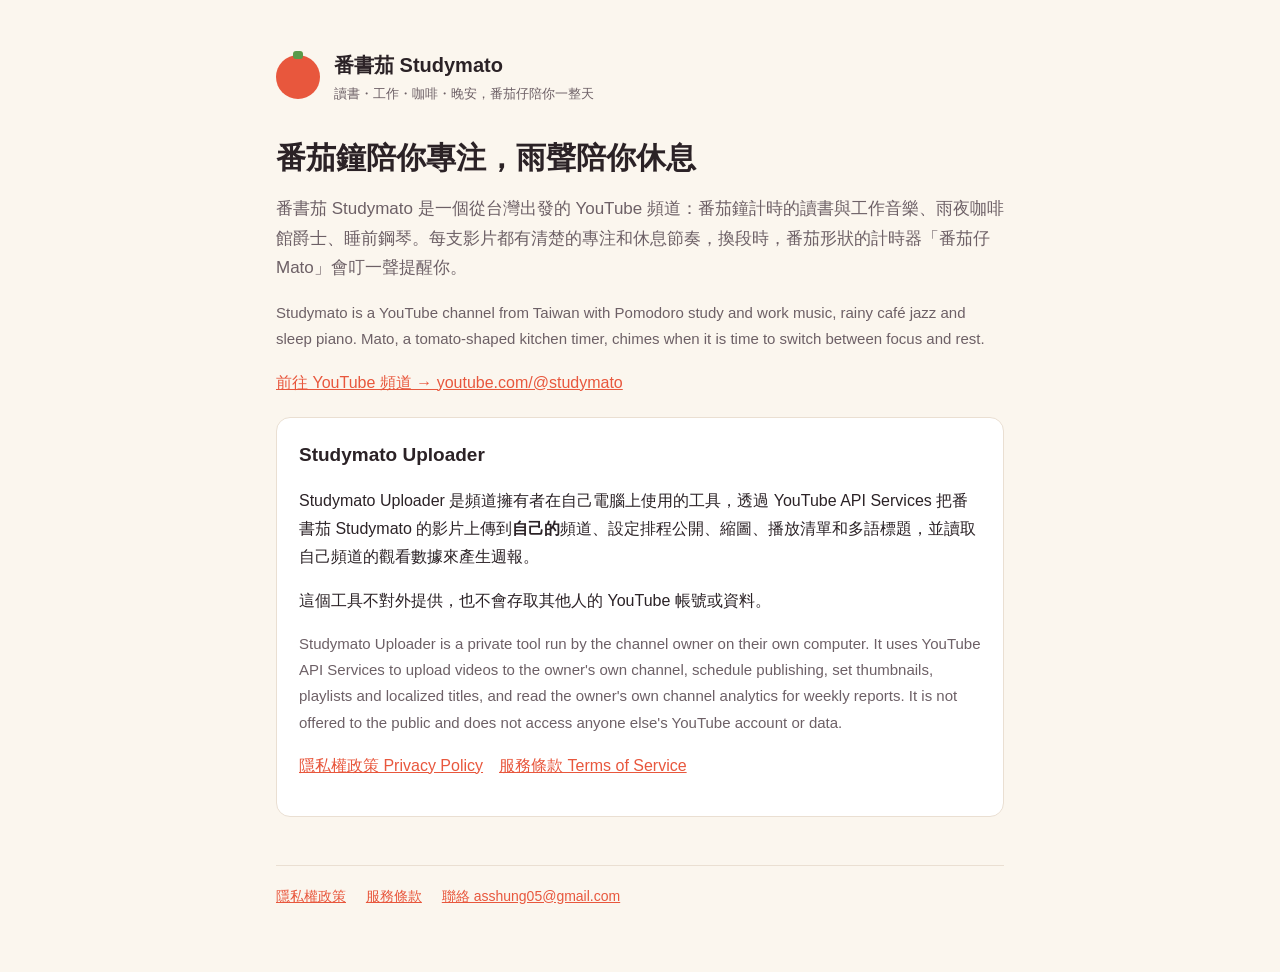
<file: index.html>
<!doctype html>
<html lang="zh-Hant">
<head>
  <meta charset="utf-8">
  <meta name="viewport" content="width=device-width, initial-scale=1">
  <title>番書茄 Studymato</title>
  <meta name="description" content="番書茄 Studymato：番茄鐘讀書、工作、咖啡館與晚安音樂頻道。Studymato Uploader 是頻道擁有者自用的上傳工具。">
  <link rel="stylesheet" href="style.css">
</head>
<body>
<main>
  <header>
    <div class="mark" aria-hidden="true"></div>
    <div class="brand">番書茄 Studymato<small>讀書・工作・咖啡・晚安，番茄仔陪你一整天</small></div>
  </header>

  <h1>番茄鐘陪你專注，雨聲陪你休息</h1>
  <p class="lead">番書茄 Studymato 是一個從台灣出發的 YouTube 頻道：番茄鐘計時的讀書與工作音樂、雨夜咖啡館爵士、睡前鋼琴。每支影片都有清楚的專注和休息節奏，換段時，番茄形狀的計時器「番茄仔 Mato」會叮一聲提醒你。</p>
  <p class="en">Studymato is a YouTube channel from Taiwan with Pomodoro study and work music, rainy café jazz and sleep piano. Mato, a tomato-shaped kitchen timer, chimes when it is time to switch between focus and rest.</p>
  <p><a href="https://www.youtube.com/@studymato">前往 YouTube 頻道 → youtube.com/@studymato</a></p>

  <div class="card">
    <h2 style="margin-top:0">Studymato Uploader</h2>
    <p>Studymato Uploader 是頻道擁有者在自己電腦上使用的工具，透過 YouTube API Services 把番書茄 Studymato 的影片上傳到<strong>自己的</strong>頻道、設定排程公開、縮圖、播放清單和多語標題，並讀取自己頻道的觀看數據來產生週報。</p>
    <p>這個工具不對外提供，也不會存取其他人的 YouTube 帳號或資料。</p>
    <p class="en">Studymato Uploader is a private tool run by the channel owner on their own computer. It uses YouTube API Services to upload videos to the owner's own channel, schedule publishing, set thumbnails, playlists and localized titles, and read the owner's own channel analytics for weekly reports. It is not offered to the public and does not access anyone else's YouTube account or data.</p>
    <p><a href="privacy.html">隱私權政策 Privacy Policy</a>　<a href="terms.html">服務條款 Terms of Service</a></p>
  </div>

  <nav>
    <a href="privacy.html">隱私權政策</a>
    <a href="terms.html">服務條款</a>
    <a href="mailto:asshung05@gmail.com">聯絡 asshung05@gmail.com</a>
  </nav>
</main>
</body>
</html>
</file>
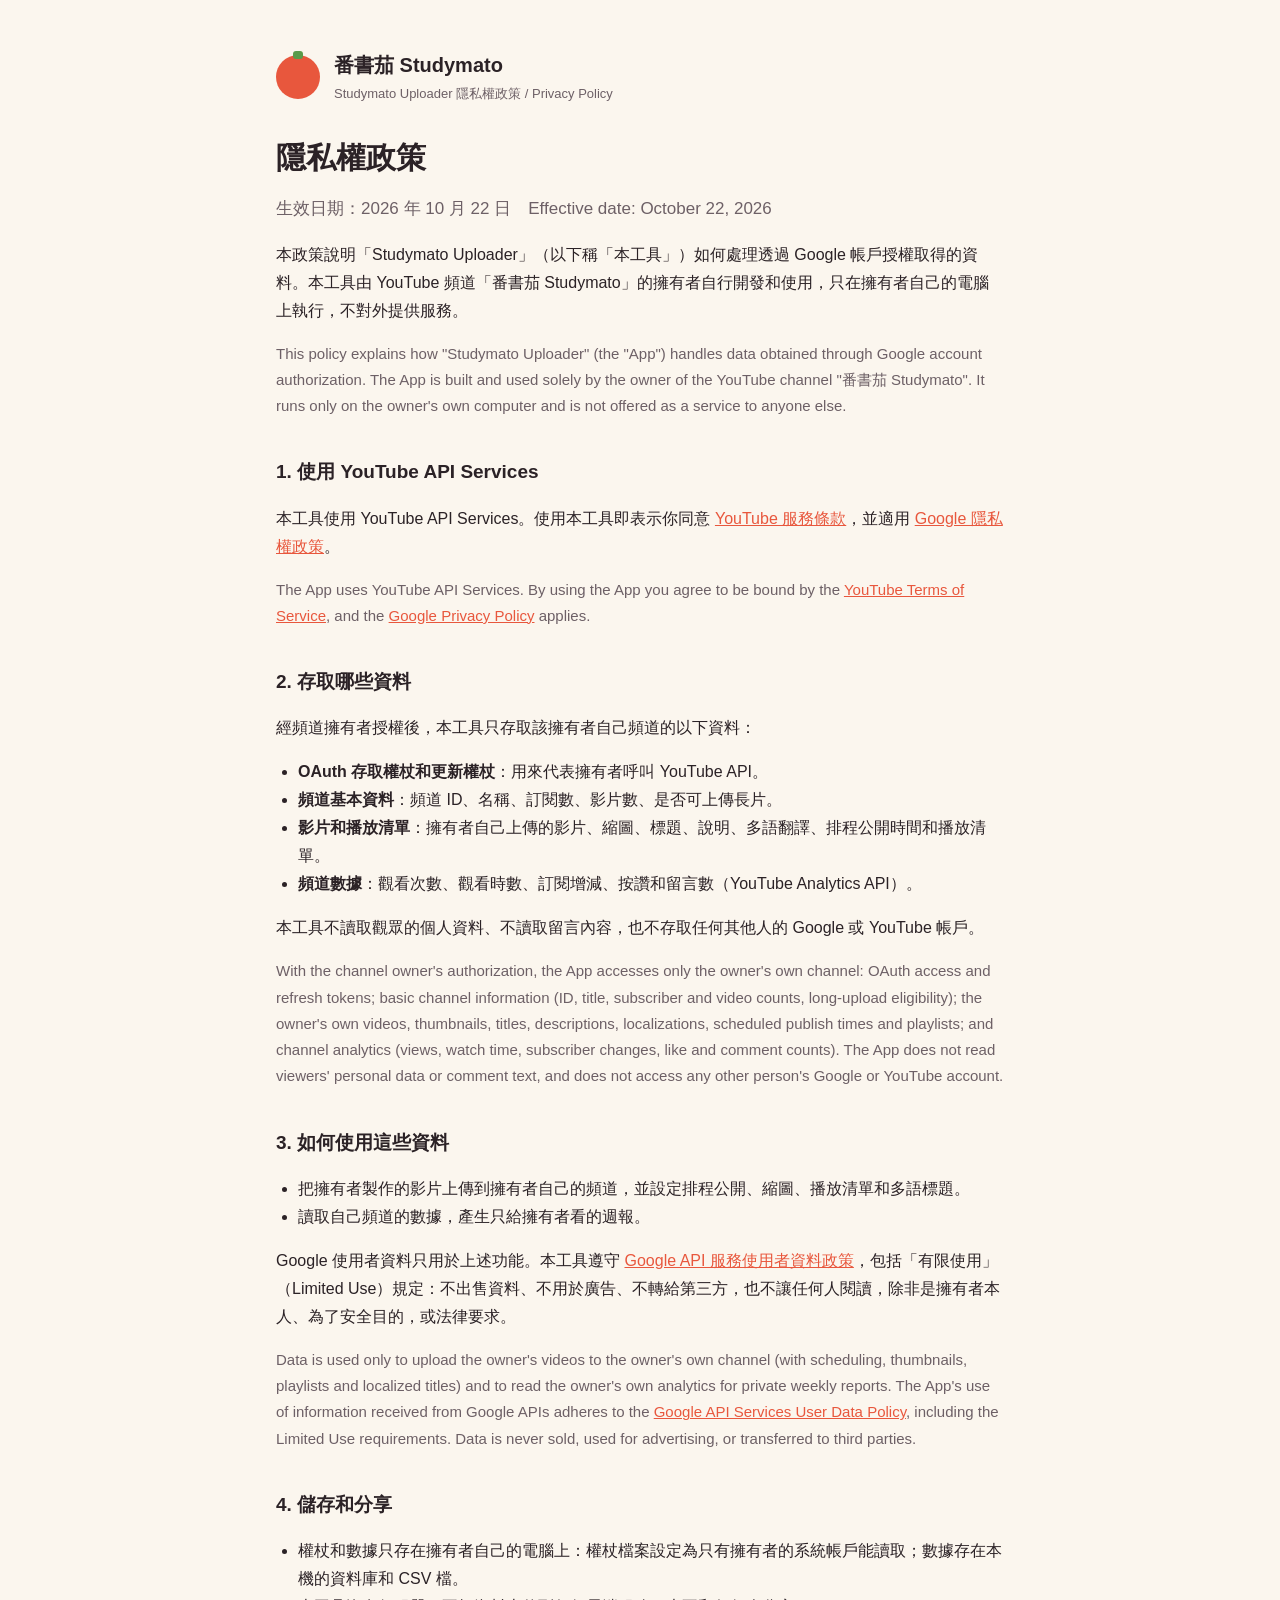
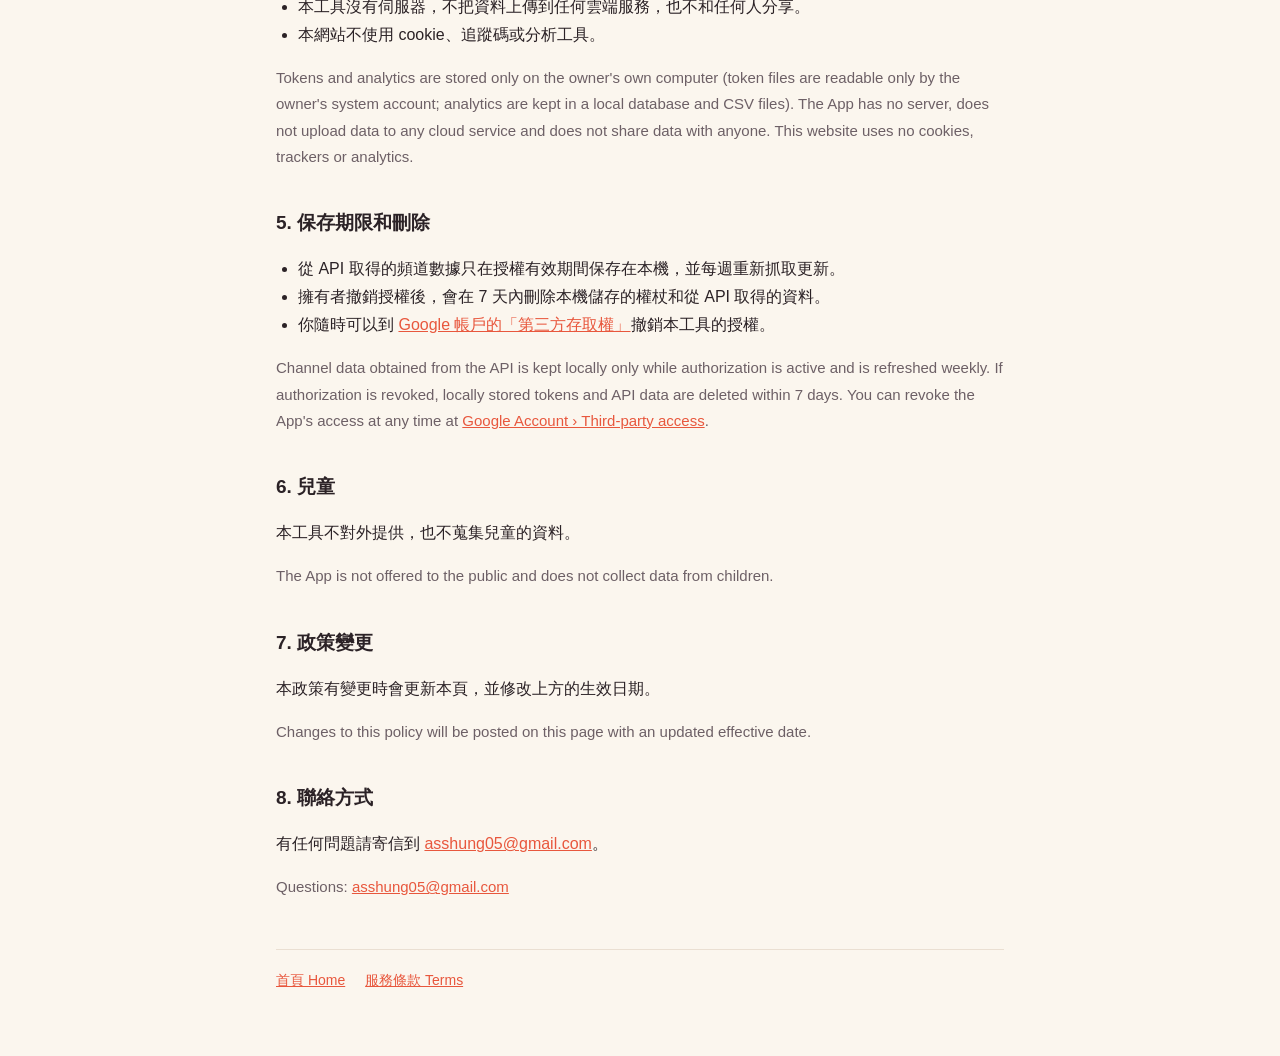
<file: privacy.html>
<!doctype html>
<html lang="zh-Hant">
<head>
  <meta charset="utf-8">
  <meta name="viewport" content="width=device-width, initial-scale=1">
  <title>隱私權政策 · 番書茄 Studymato</title>
  <link rel="stylesheet" href="style.css">
</head>
<body>
<main>
  <header>
    <div class="mark" aria-hidden="true"></div>
    <div class="brand"><a href="./" style="color:inherit;text-decoration:none">番書茄 Studymato</a><small>Studymato Uploader 隱私權政策 / Privacy Policy</small></div>
  </header>

  <h1>隱私權政策</h1>
  <p class="lead">生效日期：2026 年 10 月 22 日　Effective date: October 22, 2026</p>

  <p>本政策說明「Studymato Uploader」（以下稱「本工具」）如何處理透過 Google 帳戶授權取得的資料。本工具由 YouTube 頻道「番書茄 Studymato」的擁有者自行開發和使用，只在擁有者自己的電腦上執行，不對外提供服務。</p>
  <p class="en">This policy explains how "Studymato Uploader" (the "App") handles data obtained through Google account authorization. The App is built and used solely by the owner of the YouTube channel "番書茄 Studymato". It runs only on the owner's own computer and is not offered as a service to anyone else.</p>

  <h2>1. 使用 YouTube API Services</h2>
  <p>本工具使用 YouTube API Services。使用本工具即表示你同意 <a href="https://www.youtube.com/t/terms">YouTube 服務條款</a>，並適用 <a href="https://policies.google.com/privacy">Google 隱私權政策</a>。</p>
  <p class="en">The App uses YouTube API Services. By using the App you agree to be bound by the <a href="https://www.youtube.com/t/terms">YouTube Terms of Service</a>, and the <a href="https://policies.google.com/privacy">Google Privacy Policy</a> applies.</p>

  <h2>2. 存取哪些資料</h2>
  <p>經頻道擁有者授權後，本工具只存取該擁有者自己頻道的以下資料：</p>
  <ul>
    <li><strong>OAuth 存取權杖和更新權杖</strong>：用來代表擁有者呼叫 YouTube API。</li>
    <li><strong>頻道基本資料</strong>：頻道 ID、名稱、訂閱數、影片數、是否可上傳長片。</li>
    <li><strong>影片和播放清單</strong>：擁有者自己上傳的影片、縮圖、標題、說明、多語翻譯、排程公開時間和播放清單。</li>
    <li><strong>頻道數據</strong>：觀看次數、觀看時數、訂閱增減、按讚和留言數（YouTube Analytics API）。</li>
  </ul>
  <p>本工具不讀取觀眾的個人資料、不讀取留言內容，也不存取任何其他人的 Google 或 YouTube 帳戶。</p>
  <p class="en">With the channel owner's authorization, the App accesses only the owner's own channel: OAuth access and refresh tokens; basic channel information (ID, title, subscriber and video counts, long-upload eligibility); the owner's own videos, thumbnails, titles, descriptions, localizations, scheduled publish times and playlists; and channel analytics (views, watch time, subscriber changes, like and comment counts). The App does not read viewers' personal data or comment text, and does not access any other person's Google or YouTube account.</p>

  <h2>3. 如何使用這些資料</h2>
  <ul>
    <li>把擁有者製作的影片上傳到擁有者自己的頻道，並設定排程公開、縮圖、播放清單和多語標題。</li>
    <li>讀取自己頻道的數據，產生只給擁有者看的週報。</li>
  </ul>
  <p>Google 使用者資料只用於上述功能。本工具遵守 <a href="https://developers.google.com/terms/api-services-user-data-policy">Google API 服務使用者資料政策</a>，包括「有限使用」（Limited Use）規定：不出售資料、不用於廣告、不轉給第三方，也不讓任何人閱讀，除非是擁有者本人、為了安全目的，或法律要求。</p>
  <p class="en">Data is used only to upload the owner's videos to the owner's own channel (with scheduling, thumbnails, playlists and localized titles) and to read the owner's own analytics for private weekly reports. The App's use of information received from Google APIs adheres to the <a href="https://developers.google.com/terms/api-services-user-data-policy">Google API Services User Data Policy</a>, including the Limited Use requirements. Data is never sold, used for advertising, or transferred to third parties.</p>

  <h2>4. 儲存和分享</h2>
  <ul>
    <li>權杖和數據只存在擁有者自己的電腦上：權杖檔案設定為只有擁有者的系統帳戶能讀取；數據存在本機的資料庫和 CSV 檔。</li>
    <li>本工具沒有伺服器，不把資料上傳到任何雲端服務，也不和任何人分享。</li>
    <li>本網站不使用 cookie、追蹤碼或分析工具。</li>
  </ul>
  <p class="en">Tokens and analytics are stored only on the owner's own computer (token files are readable only by the owner's system account; analytics are kept in a local database and CSV files). The App has no server, does not upload data to any cloud service and does not share data with anyone. This website uses no cookies, trackers or analytics.</p>

  <h2>5. 保存期限和刪除</h2>
  <ul>
    <li>從 API 取得的頻道數據只在授權有效期間保存在本機，並每週重新抓取更新。</li>
    <li>擁有者撤銷授權後，會在 7 天內刪除本機儲存的權杖和從 API 取得的資料。</li>
    <li>你隨時可以到 <a href="https://myaccount.google.com/permissions">Google 帳戶的「第三方存取權」</a>撤銷本工具的授權。</li>
  </ul>
  <p class="en">Channel data obtained from the API is kept locally only while authorization is active and is refreshed weekly. If authorization is revoked, locally stored tokens and API data are deleted within 7 days. You can revoke the App's access at any time at <a href="https://myaccount.google.com/permissions">Google Account › Third-party access</a>.</p>

  <h2>6. 兒童</h2>
  <p>本工具不對外提供，也不蒐集兒童的資料。</p>
  <p class="en">The App is not offered to the public and does not collect data from children.</p>

  <h2>7. 政策變更</h2>
  <p>本政策有變更時會更新本頁，並修改上方的生效日期。</p>
  <p class="en">Changes to this policy will be posted on this page with an updated effective date.</p>

  <h2>8. 聯絡方式</h2>
  <p>有任何問題請寄信到 <a href="mailto:asshung05@gmail.com">asshung05@gmail.com</a>。</p>
  <p class="en">Questions: <a href="mailto:asshung05@gmail.com">asshung05@gmail.com</a></p>

  <nav>
    <a href="./">首頁 Home</a>
    <a href="terms.html">服務條款 Terms</a>
  </nav>
</main>
</body>
</html>
</file>
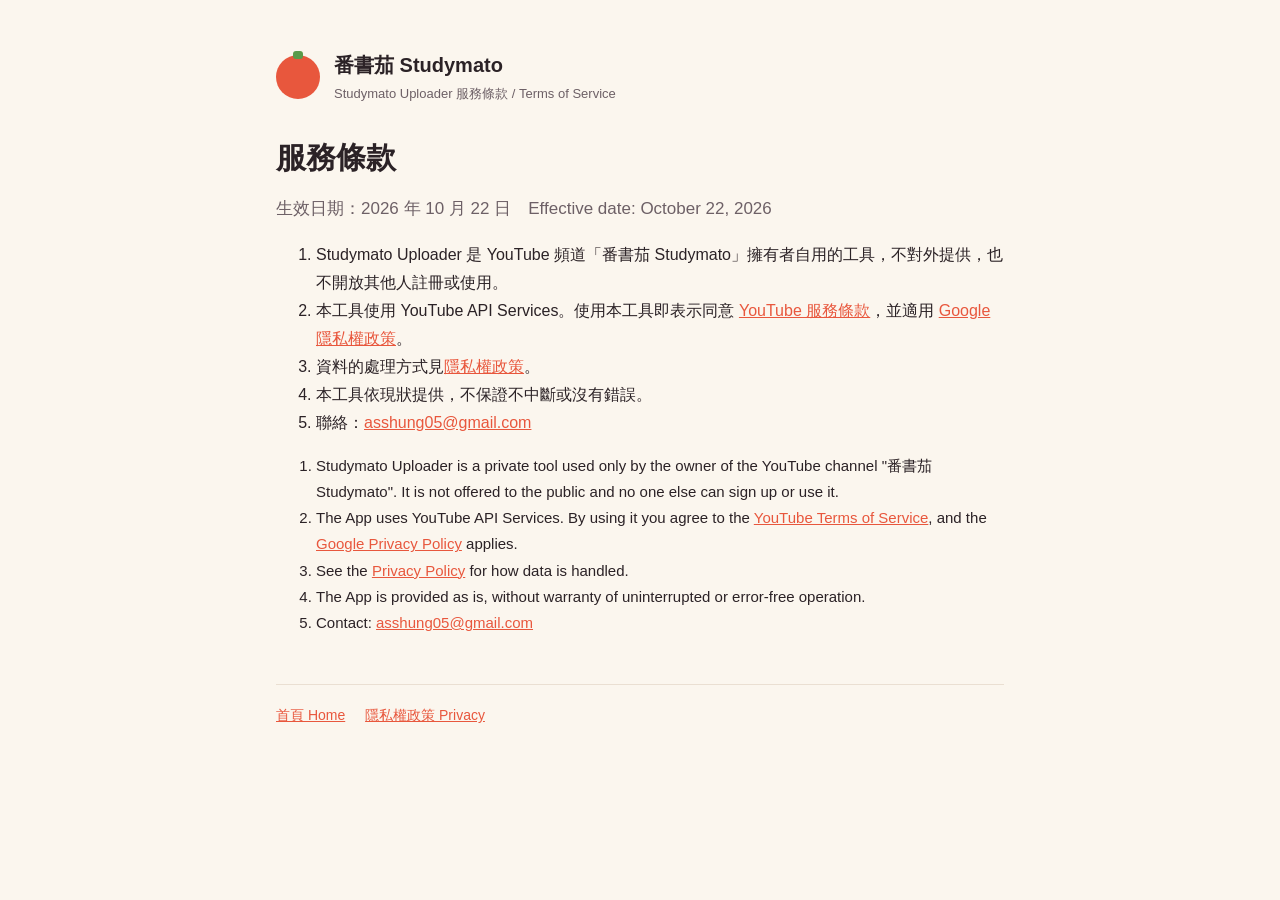
<file: terms.html>
<!doctype html>
<html lang="zh-Hant">
<head>
  <meta charset="utf-8">
  <meta name="viewport" content="width=device-width, initial-scale=1">
  <title>服務條款 · 番書茄 Studymato</title>
  <link rel="stylesheet" href="style.css">
</head>
<body>
<main>
  <header>
    <div class="mark" aria-hidden="true"></div>
    <div class="brand"><a href="./" style="color:inherit;text-decoration:none">番書茄 Studymato</a><small>Studymato Uploader 服務條款 / Terms of Service</small></div>
  </header>

  <h1>服務條款</h1>
  <p class="lead">生效日期：2026 年 10 月 22 日　Effective date: October 22, 2026</p>

  <ol>
    <li>Studymato Uploader 是 YouTube 頻道「番書茄 Studymato」擁有者自用的工具，不對外提供，也不開放其他人註冊或使用。</li>
    <li>本工具使用 YouTube API Services。使用本工具即表示同意 <a href="https://www.youtube.com/t/terms">YouTube 服務條款</a>，並適用 <a href="https://policies.google.com/privacy">Google 隱私權政策</a>。</li>
    <li>資料的處理方式見<a href="privacy.html">隱私權政策</a>。</li>
    <li>本工具依現狀提供，不保證不中斷或沒有錯誤。</li>
    <li>聯絡：<a href="mailto:asshung05@gmail.com">asshung05@gmail.com</a></li>
  </ol>
  <ol class="en">
    <li>Studymato Uploader is a private tool used only by the owner of the YouTube channel "番書茄 Studymato". It is not offered to the public and no one else can sign up or use it.</li>
    <li>The App uses YouTube API Services. By using it you agree to the <a href="https://www.youtube.com/t/terms">YouTube Terms of Service</a>, and the <a href="https://policies.google.com/privacy">Google Privacy Policy</a> applies.</li>
    <li>See the <a href="privacy.html">Privacy Policy</a> for how data is handled.</li>
    <li>The App is provided as is, without warranty of uninterrupted or error-free operation.</li>
    <li>Contact: <a href="mailto:asshung05@gmail.com">asshung05@gmail.com</a></li>
  </ol>

  <nav>
    <a href="./">首頁 Home</a>
    <a href="privacy.html">隱私權政策 Privacy</a>
  </nav>
</main>
</body>
</html>
</file>
<file: style.css>
:root {
  --bg: #fbf6ee;
  --ink: #2b2226;
  --muted: #6d6066;
  --tomato: #e8573d;
  --card: #ffffff;
  --line: #eadfd2;
}
@media (prefers-color-scheme: dark) {
  :root {
    --bg: #1c1719;
    --ink: #f3ebe3;
    --muted: #b3a6a0;
    --tomato: #ff7a5f;
    --card: #262022;
    --line: #3a3033;
  }
}
* { box-sizing: border-box; }
body {
  margin: 0;
  background: var(--bg);
  color: var(--ink);
  font: 16px/1.75 -apple-system, BlinkMacSystemFont, "PingFang TC", "Noto Sans TC", "Segoe UI", sans-serif;
}
main { max-width: 760px; margin: 0 auto; padding: 48px 16px 64px; }
header { display: flex; align-items: center; gap: 14px; margin-bottom: 32px; }
.mark {
  width: 44px; height: 44px; border-radius: 50%;
  background: var(--tomato); position: relative; flex: none;
}
.mark::after {
  content: ""; position: absolute; width: 10px; height: 8px; border-radius: 3px;
  background: #5a9b4b; top: -4px; left: 17px;
}
.brand { font-weight: 700; font-size: 20px; }
.brand small { display: block; font-weight: 400; font-size: 13px; color: var(--muted); }
h1 { font-size: 30px; line-height: 1.3; margin: 0 0 8px; }
h2 { font-size: 19px; margin: 36px 0 8px; }
p, li { color: var(--ink); }
.lead { color: var(--muted); font-size: 17px; }
.card { background: var(--card); border: 1px solid var(--line); border-radius: 14px; padding: 20px 22px; margin: 20px 0; }
a { color: var(--tomato); }
ul { padding-left: 22px; }
nav { margin-top: 48px; padding-top: 18px; border-top: 1px solid var(--line); font-size: 14px; color: var(--muted); }
nav a { margin-right: 16px; }
.en { color: var(--muted); font-size: 15px; }
</file>
